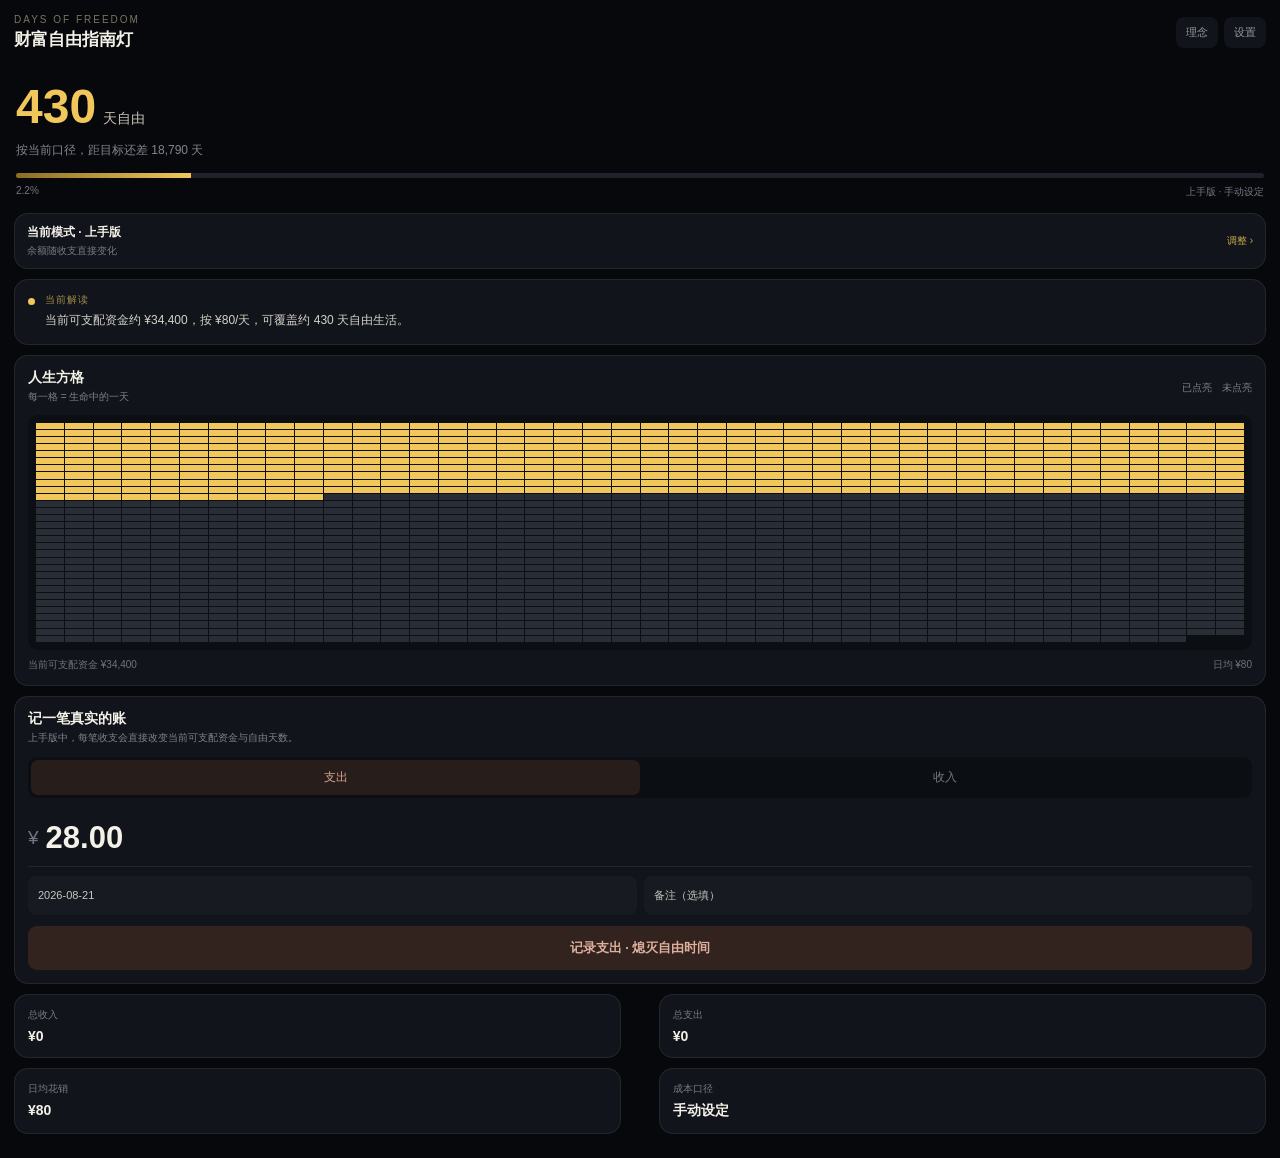
<file: variants/wechat/visual_test/v030_preview.html>
<!doctype html><html><head><meta charset="utf-8"><style>
*{box-sizing:border-box}body{margin:0;font-family:-apple-system,BlinkMacSystemFont,"PingFang SC",sans-serif}.screen{min-height:100vh;padding:14px;background:#07080c;color:#f4f1e8}.screen.paper{background:#eee7db;color:#29231d}.top{display:flex;justify-content:space-between;align-items:center}.eyebrow{font-size:10px;letter-spacing:2px;color:#7b745f}.title{font-size:17px;font-weight:700;margin-top:3px}.actions{display:flex;gap:6px}.pill{padding:8px 10px;border-radius:8px;background:#11141a;color:#999;font-size:11px}.hero{padding:28px 2px 14px}.big{font-size:48px;color:#f1c75b;font-weight:700}.unit{font-size:14px;color:#c9c3b7;margin-left:7px}.sub{font-size:12px;color:#82858f;margin-top:8px}.track{height:5px;border-radius:5px;background:#1e222a;margin-top:14px;overflow:hidden}.fill{height:100%;width:14%;background:linear-gradient(90deg,#8b6d24,#f1c75b)}.meta{display:flex;justify-content:space-between;font-size:10px;color:#747781;margin-top:7px}.card{background:#11141a;border:1px solid rgba(255,255,255,.08);border-radius:14px;padding:13px;margin-bottom:10px}.modestrip{display:flex;align-items:center;justify-content:space-between;padding:10px 12px}.modestrip .mt{font-size:12px;font-weight:600}.modestrip .md{font-size:10px;color:#777b85;margin-top:3px}.modestrip .ma{font-size:10px;color:#c8aa50}.insight{display:flex;gap:10px}.dotmark{width:7px;height:7px;border-radius:50%;background:#f1c75b;margin-top:5px}.label{font-size:10px;color:#a48b4d;letter-spacing:1px}.copy{font-size:12px;line-height:1.65;color:#d6d2c8;margin-top:4px}.sectiontitle{font-size:14px;font-weight:600}.sectionhead{display:flex;justify-content:space-between;align-items:center}.sub2{font-size:10px;color:#7f828c;margin-top:3px}.canvas{height:235px;background:#0b0e13;border-radius:10px;margin-top:11px;padding:8px;overflow:hidden;display:grid;grid-template-columns:repeat(42,1fr);gap:1px}.cell{background:#292d35;min-height:1px}.cell.lit{background:#f1c75b}.gridmeta{font-size:10px;color:#70737c;display:flex;justify-content:space-between;margin-top:8px}.seg{display:flex;background:#0b0e13;border-radius:9px;padding:3px;margin-top:12px}.seg>div{width:50%;padding:9px;text-align:center;font-size:12px;color:#777}.seg .active{background:#271d1a;color:#dca58f;border-radius:7px}.amount{display:flex;align-items:center;border-bottom:1px solid rgba(255,255,255,.08);margin-top:12px}.currency{font-size:19px;color:#737680}.amountval{font-size:31px;font-weight:600;padding:10px 7px}.formrow{display:flex;gap:7px;margin-top:9px}.ctl{height:39px;background:#171a21;border-radius:8px;padding:0 10px;display:flex;align-items:center;font-size:11px;color:#c8c7c1;flex:1}.submit{height:44px;border-radius:9px;background:#33231f;color:#ddb09e;margin-top:11px;display:flex;align-items:center;justify-content:center;font-size:13px;font-weight:700;text-align:center}.stats{display:flex;flex-wrap:wrap;justify-content:space-between}.stat{width:48.5%}.statlabel{font-size:10px;color:#797c86}.statval{font-size:14px;font-weight:600;margin-top:6px}.paper .pill,.paper .card{background:#faf6ee;border-color:#ddd2c2}.paper .modestrip .mt{color:#40372e}.paper .modestrip .md{color:#776d61}.paper .modestrip .ma{color:#97691f}.paper .title,.paper .sectiontitle,.paper .copy,.paper .statval{color:#332c24}.paper .big{color:#a8741f}.paper .unit,.paper .sub,.paper .meta,.paper .sub2,.paper .gridmeta,.paper .statlabel{color:#776d61}.paper .track{background:#d6cbbb}.paper .fill{background:linear-gradient(90deg,#c5a15d,#9b6618)}.paper .canvas{background:#e5ddcf}.paper .cell{background:#cfc4b4}.paper .cell.lit{background:#a8741f}.paper .seg{background:#e7ded0}.paper .seg .active{background:#ead5cc;color:#9c5f4d}.paper .amount{border-color:#d8cdbd}.paper .amountval{color:#2d2720}.paper .ctl{background:#eee6da;color:#51483e}.paper .submit{background:#9b6555;color:#fff8f4}
.onb{height:100vh;display:flex;flex-direction:column;padding:17px 16px 14px;background:#090b10;color:#f4f1e8;overflow:hidden}.onb.paper{background:#eee7db;color:#29231d}.brand{font-size:13px;margin-top:4px}.body{flex:1;min-height:0;overflow:auto;padding:17px 0}.no{font-size:11px;color:#b18e39;letter-spacing:1px}.gtitle{font-size:21px;font-weight:700;line-height:1.35;margin-top:12px}.modes{display:flex;gap:8px;margin-top:14px}.mode{width:50%;background:#13161d;border:1px solid transparent;border-radius:10px;padding:10px}.mode.active{background:#1d1a12;border-color:#c9a548}.modetitle{font-size:13px;font-weight:700}.modedesc{font-size:10px;color:#7f828c;line-height:1.5;margin-top:5px}.group{border-top:1px solid rgba(255,255,255,.07);margin-top:14px;padding-top:12px}.grouptitle{font-size:11px;color:#c1a85d}.field{margin-top:10px}.fieldlabel{font-size:10px;color:#848791;margin-bottom:5px}.input{height:42px;border-radius:9px;background:#161922;border:1px solid rgba(255,255,255,.08);display:flex;align-items:center;padding:0 11px;font-size:13px;color:#eee}.money{display:flex;align-items:center;gap:7px}.note{margin-top:10px;border-radius:8px;background:#1d1a12;padding:10px;font-size:10px;line-height:1.55;color:#a89b76}.twoseg{display:flex;background:#10131a;padding:3px;border-radius:8px}.twoseg span{width:50%;text-align:center;padding:8px;font-size:11px;color:#747883}.twoseg span.active{background:#2a2516;color:#e8c565;border-radius:6px}.switchrow{display:flex;justify-content:space-between;align-items:center;margin-top:12px}.switchcopy{font-size:11px}.switchdesc{font-size:9px;color:#777;margin-top:3px}.switch{width:34px;height:20px;border-radius:10px;background:#d2ad4f;position:relative}.switch:after{content:"";position:absolute;right:2px;top:2px;width:16px;height:16px;background:white;border-radius:50%}.foot{flex:none;background:#090b10;padding-top:8px}.dots{text-align:center;color:#c6a54c;font-size:13px;letter-spacing:4px}.buttons{display:flex;justify-content:space-between;margin-top:8px}.b{height:42px;border-radius:9px;padding:0 16px;display:flex;align-items:center;justify-content:center;font-size:12px}.back{width:95px;background:#151820;color:#999}.next{width:135px;background:#e6bd56;color:#14120d;font-weight:700}.onb.paper .brand,.onb.paper .gtitle,.onb.paper .modetitle{color:#302920}.onb.paper .mode,.onb.paper .input,.onb.paper .twoseg{background:#e5dccf;border-color:#d4c8b8;color:#443b32}.onb.paper .mode.active{background:#efe1bc;border-color:#ac7a28}.onb.paper .modedesc,.onb.paper .fieldlabel,.onb.paper .switchdesc{color:#74695e}.onb.paper .group{border-color:#d9cebf}.onb.paper .note{background:#e5dccf;color:#6d604f}.onb.paper .foot{background:#eee7db}.onb.paper .back{background:#ddd4c6;color:#62584c}.onb.paper .next{background:#a8741f;color:#fffaf0}
.settings{min-height:100vh;padding:14px;background:#07080c;color:#f4f1e8}.settings.paper{background:#eee7db;color:#29231d}.stitle{font-size:15px;font-weight:700}.sdesc{font-size:11px;color:#878a94;line-height:1.6;margin-top:6px}.modeopt{display:flex;gap:7px;margin-top:12px}.mo{width:50%;padding:10px;border-radius:9px;background:#171a21;border:1px solid transparent}.mo.active{background:#211d12;border-color:#b89542}.mo h4{font-size:12px;margin:0}.mo p{font-size:9px;color:#777;line-height:1.5;margin:5px 0 0}.themeopt{display:flex;align-items:center;gap:10px;background:#171a21;border-radius:9px;padding:8px;margin-top:8px}.preview{width:58px;height:40px;border-radius:7px;background:#090b10}.preview.paperprev{background:#e8e0d3;border:1px solid #cfc3b2}.save{height:44px;background:#e4bc56;color:#15130e;border-radius:9px;display:flex;align-items:center;justify-content:center;font-size:13px;font-weight:700}.settings.paper .card{background:#faf6ee;border-color:#ddd2c2}.settings.paper .stitle,.settings.paper .sectiontitle{color:#342d25}.settings.paper .sdesc{color:#776d61}.settings.paper .mo,.settings.paper .themeopt,.settings.paper .ctl{background:#eee6da}.settings.paper .mo.active{background:#efe1bc;border-color:#ad7b2a}.settings.paper .save{background:#a8741f;color:#fffaf0}
</style></head><body><div id="app"></div><script>
const mode=new URLSearchParams(location.search).get('mode')||'home';
const cells=()=>Array.from({length:1300},(_,i)=>`<i class="cell ${i<430?'lit':''}"></i>`).join('');
function home(paper=false){return `<div class="screen ${paper?'paper':''}"><div class="top"><div><div class="eyebrow">DAYS OF FREEDOM</div><div class="title">财富自由指南灯</div></div><div class="actions"><div class="pill">理念</div><div class="pill">设置</div></div></div><div class="hero"><div><span class="big">430</span><span class="unit">天自由</span></div><div class="sub">按当前口径，距目标还差 18,790 天</div><div class="track"><div class="fill"></div></div><div class="meta"><span>2.2%</span><span>上手版 · 手动设定</span></div></div><div class="card modestrip"><div><div class="mt">当前模式 · 上手版</div><div class="md">余额随收支直接变化</div></div><div class="ma">调整 ›</div></div><div class="card insight"><div class="dotmark"></div><div><div class="label">当前解读</div><div class="copy">当前可支配资金约 ¥34,400，按 ¥80/天，可覆盖约 430 天自由生活。</div></div></div><div class="card"><div class="sectionhead"><div><div class="sectiontitle">人生方格</div><div class="sub2">每一格 = 生命中的一天</div></div><div class="sub2">已点亮　未点亮</div></div><div class="canvas">${cells()}</div><div class="gridmeta"><span>当前可支配资金 ¥34,400</span><span>日均 ¥80</span></div></div><div class="card"><div class="sectiontitle">记一笔真实的账</div><div class="sub2">上手版中，每笔收支会直接改变当前可支配资金与自由天数。</div><div class="seg"><div class="active">支出</div><div>收入</div></div><div class="amount"><div class="currency">¥</div><div class="amountval">28.00</div></div><div class="formrow"><div class="ctl">2026-08-21</div><div class="ctl">备注（选填）</div></div><div class="submit">记录支出 · 熄灭自由时间</div></div><div class="stats"><div class="card stat"><div class="statlabel">总收入</div><div class="statval">¥0</div></div><div class="card stat"><div class="statlabel">总支出</div><div class="statval">¥0</div></div><div class="card stat"><div class="statlabel">日均花销</div><div class="statval">¥80</div></div><div class="card stat"><div class="statlabel">成本口径</div><div class="statval">手动设定</div></div></div></div>`}
function onboarding(advanced=false,paper=false){return `<div class="onb ${paper?'paper':''}"><div><div class="eyebrow">DAYS OF FREEDOM</div><div class="brand">财富自由指南灯</div></div><div class="body"><div class="no">04 · 选择你的起步方式</div><div class="gtitle">简单上手，或完全自己掌舵。</div><div class="modes"><div class="mode ${!advanced?'active':''}"><div class="modetitle">上手版</div><div class="modedesc">直接告诉我们“一天多少钱”和“现在有多少钱”，打开首页就能看到自由方格。</div></div><div class="mode ${advanced?'active':''}"><div class="modetitle">高级自主版</div><div class="modedesc">自己决定成本来源、资产口径和方格范围。</div></div></div><div class="group"><div class="grouptitle">人生坐标</div><div class="field"><div class="fieldlabel">出生日期</div><div class="input">2000-01-01</div></div><div class="field"><div class="fieldlabel">目标年龄</div><div class="input">80 岁</div></div></div>${advanced?`<div class="group"><div class="grouptitle">高级计算口径</div><div class="field"><div class="fieldlabel">每日生活成本来源</div><div class="twoseg"><span class="active">手动设定</span><span>账本自动</span></div></div><div class="field"><div class="fieldlabel">手动日均生活成本</div><div class="input money">¥　80</div></div><div class="switchrow"><div class="switchcopy">纳入已有可支配资产<div class="switchdesc">把现在已经积累的可支配资金也换算成自由天数。</div></div><div class="switch"></div></div><div class="field"><div class="fieldlabel">当前可支配资产</div><div class="input money">¥　30000</div></div><div class="switchrow"><div class="switchcopy">显示已经走过的人生<div class="switchdesc">出生至今天的日子也进入人生方格。</div></div><div class="switch"></div></div></div>`:`<div class="group"><div class="grouptitle">立即点亮所需的两个数字</div><div class="field"><div class="fieldlabel">你估计一天真实生活需要多少钱</div><div class="input money">¥　80</div></div><div class="field"><div class="fieldlabel">当前真正可自由支配的存量资金</div><div class="input money">¥　30000</div></div><div class="note">保存后立即按“可支配资金 ÷ 每日生活成本”点亮方格。以后每笔收入与支出都会继续改变它。</div></div>`}<div class="sub2" style="margin-top:12px">目标年龄只是可视化坐标；本工具是数学观察模型，不提供投资、收益或寿命预测。</div></div><div class="foot"><div class="dots">···—</div><div class="buttons"><div class="b back">上一步</div><div class="b next">建立我的指南灯</div></div></div></div>`}
function settings(paper=false,advanced=false){const modeCard=`<div class="card"><div class="sectiontitle">使用模式</div><div class="modeopt"><div class="mo ${!advanced?'active':''}"><h4>上手版</h4><p>余额口径：收支直接改变当前资金与方格。</p></div><div class="mo ${advanced?'active':''}"><h4>高级自主版</h4><p>原始账本模型：开放成本、统计天数、起始资产与方格范围。</p></div></div></div>`;const coords=`<div class="card"><div class="sectiontitle">人生坐标</div><div class="field"><div class="fieldlabel">出生日期</div><div class="ctl">2000-01-01</div></div><div class="field"><div class="fieldlabel">目标年龄</div><div class="ctl">80 岁</div></div></div>`;const quick=`<div class="card"><div class="sectiontitle">上手版口径</div><div class="sdesc">给出日均成本和当前资金即可立即点亮；之后收支直接改变余额。</div><div class="field"><div class="fieldlabel">日均生活成本</div><div class="ctl">¥ 80</div></div><div class="field"><div class="fieldlabel">起点资金（当前余额的计算基准）</div><div class="ctl">¥ 30000</div></div><div class="note" style="background:#161922;color:#858995">按现有账本计算的当前可支配资金：¥34,400</div><div class="note" style="background:#161922;color:#858995">当前资金 = 起点资金 + 后续收入 − 后续支出；自由天数 = 当前资金 ÷ 日均成本。</div></div>`;const adv=`<div class="card"><div class="sectiontitle">生活成本口径</div><div class="field"><div class="fieldlabel">成本来源</div><div class="twoseg"><span>手动设定</span><span class="active">账本自动</span></div></div><div class="note" style="background:#161922;color:#858995">自动口径：累计有效支出 ÷ 统计天数。默认从首笔有效记录算到今天。</div><div class="field"><div class="fieldlabel">统计天数覆盖（0 = 自动）</div><div class="ctl">30 天</div></div></div><div class="card"><div class="sectiontitle">资产与方格</div><div class="switchrow"><div class="switchcopy">纳入已有可支配资产<div class="switchdesc">把起步时已经积累的可支配资金也折算为自由天数。</div></div><div class="switch"></div></div><div class="field"><div class="fieldlabel">起步基准可支配资产</div><div class="ctl">¥ 30000</div></div><div class="switchrow"><div class="switchcopy">显示已经走过的人生<div class="switchdesc">出生至今天的日子也会画进人生方格。</div></div><div class="switch"></div></div></div>`;const themes=`<div class="card"><div class="sectiontitle">主题装扮</div><div class="themeopt"><div class="preview"></div><div><b>深夜金</b><div class="sdesc">克制、沉静。</div></div></div><div class="themeopt"><div class="preview paperprev"></div><div><b>纸上自由</b><div class="sdesc">暖纸、墨色与旧金。</div></div></div></div>`;return `<div class="settings ${paper?'paper':''}"><div class="card"><div class="stitle">模型的控制权属于你。</div><div class="sdesc">上手版追求立即可用；高级自主版让你决定生活成本、资产和方格口径。</div></div>${modeCard}${coords}${advanced?adv:quick}${themes}<div class="save">保存并重新计算</div></div>`}
let html=''; if(mode==='home')html=home(false);if(mode==='home-paper')html=home(true);if(mode==='onb-quick')html=onboarding(false,false);if(mode==='onb-advanced')html=onboarding(true,false);if(mode==='onb-quick-paper')html=onboarding(false,true);if(mode==='settings')html=settings(false,false);if(mode==='settings-advanced')html=settings(false,true);if(mode==='settings-paper')html=settings(true,false);document.getElementById('app').innerHTML=html;
</script></body></html>
</file>
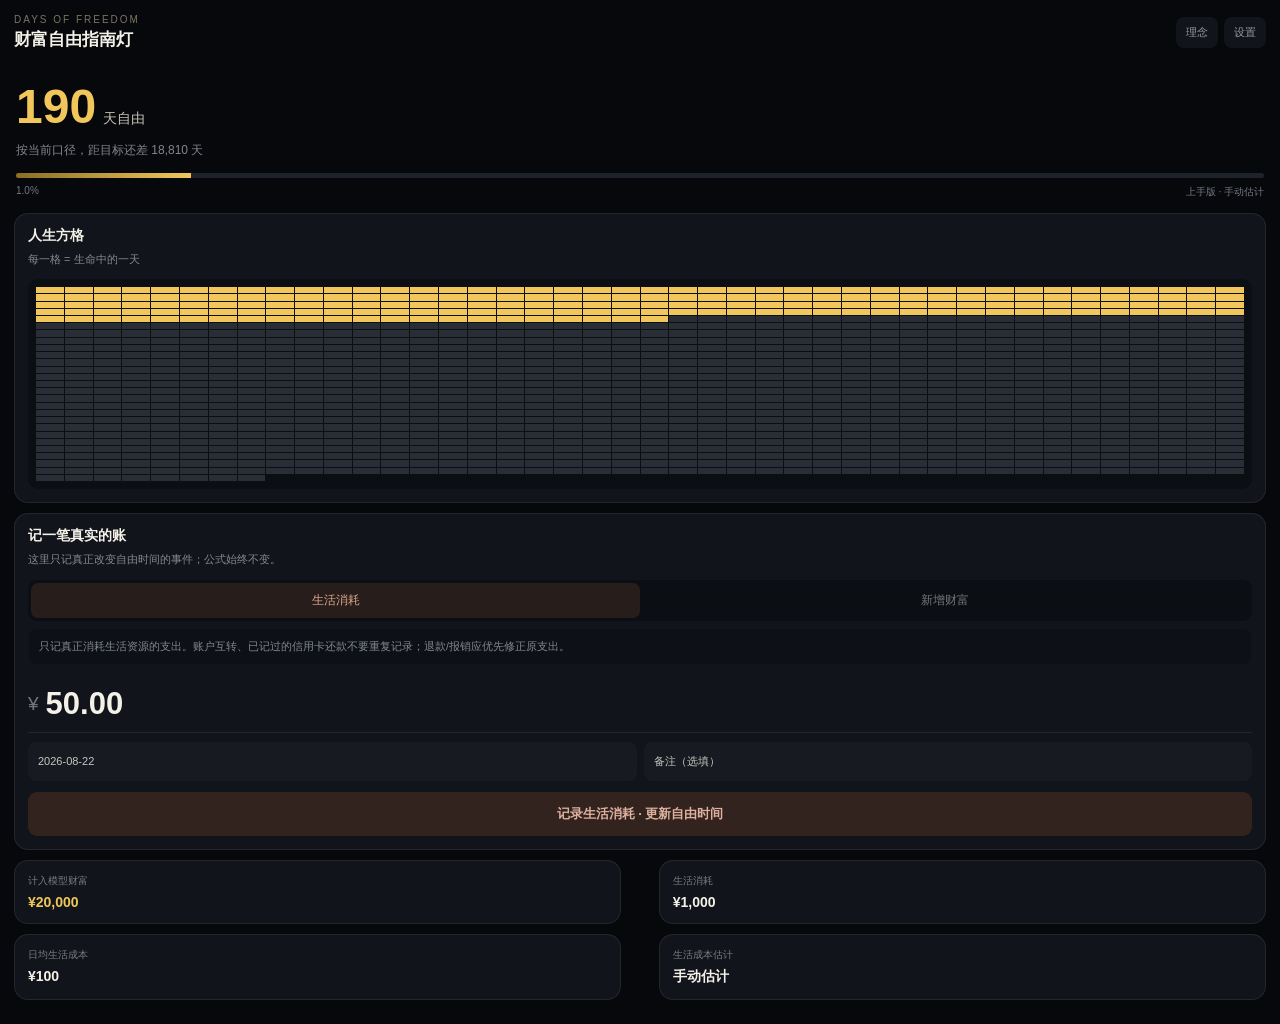
<file: variants/wechat/visual_test/v050_core_preview.html>
<!doctype html><meta charset="utf-8"><style>
*{box-sizing:border-box}body{margin:0;font-family:-apple-system,BlinkMacSystemFont,"PingFang SC",sans-serif;background:#07080c;color:#f4f1e8}.screen{min-height:100vh;padding:14px}.top{display:flex;justify-content:space-between;align-items:center}.eyebrow{font-size:10px;letter-spacing:2px;color:#7b745f}.brand{font-size:17px;font-weight:700;margin-top:3px}.actions{display:flex;gap:6px}.pill{padding:8px 10px;border-radius:8px;background:#11141a;color:#999;font-size:11px}.hero{padding:28px 2px 14px}.big{font-size:48px;color:#f1c75b;font-weight:700}.unit{font-size:14px;color:#c9c3b7;margin-left:7px}.sub{font-size:12px;color:#82858f;margin-top:8px}.track{height:5px;border-radius:5px;background:#1e222a;margin-top:14px;overflow:hidden}.fill{height:100%;width:14%;background:linear-gradient(90deg,#8b6d24,#f1c75b)}.meta{display:flex;justify-content:space-between;font-size:10px;color:#747781;margin-top:7px}.card{background:#11141a;border:1px solid rgba(255,255,255,.08);border-radius:14px;padding:13px;margin-bottom:10px}.title{font-size:14px;font-weight:600}.copy{font-size:11px;line-height:1.65;color:#858995;margin-top:5px}.canvas{height:210px;background:#0b0e13;border-radius:10px;margin-top:11px;padding:8px;display:grid;grid-template-columns:repeat(42,1fr);gap:1px}.cell{background:#292d35}.cell.lit{background:#f1c75b}.seg{display:flex;background:#0b0e13;border-radius:9px;padding:3px;margin-top:12px}.seg>div{width:50%;padding:9px;text-align:center;font-size:12px;color:#777}.seg .active{background:#271d1a;color:#dca58f;border-radius:7px}.scope{margin:8px 1px 2px;padding:9px 10px;border-radius:8px;background:#0d1016;color:#838791;font-size:10.5px;line-height:1.58}.amount{display:flex;align-items:center;border-bottom:1px solid rgba(255,255,255,.08);margin-top:12px}.currency{font-size:19px;color:#737680}.amountval{font-size:31px;font-weight:600;padding:10px 7px}.formrow{display:flex;gap:7px;margin-top:9px}.ctl{height:39px;background:#171a21;border-radius:8px;padding:0 10px;display:flex;align-items:center;font-size:11px;color:#c8c7c1;flex:1}.submit{height:44px;border-radius:9px;background:#33231f;color:#ddb09e;margin-top:11px;display:flex;align-items:center;justify-content:center;font-size:13px;font-weight:700;text-align:center}.stats{display:flex;flex-wrap:wrap;justify-content:space-between}.stat{width:48.5%}.label{font-size:10px;color:#797c86}.value{font-size:14px;font-weight:600;margin-top:6px}.guide .manifesto{padding:18px}.g-eyebrow{font-size:10px;letter-spacing:2px;color:#9b813e}.g-title{font-size:25px;font-weight:700;line-height:1.45;margin-top:10px}.gold{color:#f1c75b}.g-copy{font-size:12px;line-height:1.75;color:#9698a0;margin-top:12px}.formula{margin-top:8px;padding:10px;border-radius:8px;background:#181a21;color:#bbb9b1;font-size:11px}.boundary{padding:11px 0;border-bottom:1px solid rgba(255,255,255,.07)}.boundary b{font-size:12px;color:#ddc370}.boundary div{font-size:11px;line-height:1.65;color:#858893;margin-top:4px}.free{position:relative;min-height:100vh;display:flex;align-items:center;justify-content:center;overflow:hidden;background:radial-gradient(circle,#332511 0,#0a0b0f 43%,#06070a 100%);text-align:center;padding:25px}.ring{position:absolute;border:1px solid rgba(241,199,91,.35);border-radius:50%}.r1{width:160px;height:160px}.r2{width:240px;height:240px;opacity:.7}.r3{width:330px;height:330px;opacity:.45}.free .inside{z-index:2}.free .topline{font-size:10px;letter-spacing:2px;color:#b99842}.free .word{font-size:78px;font-weight:800;color:#f5ce68;letter-spacing:4px;margin-top:16px}.free .zh{font-size:18px;letter-spacing:11px;margin-top:4px}.free .desc{font-size:11px;color:#a59b84;line-height:1.7;margin:22px auto 0;max-width:300px}
</style><div id="app"></div><script>
const q=new URLSearchParams(location.search).get('m')||'home';
function cells(){return Array.from({length:1100},(_,i)=>`<i class="cell ${i<190?'lit':''}"></i>`).join('')}
function home(){return `<div class="screen"><div class="top"><div><div class="eyebrow">DAYS OF FREEDOM</div><div class="brand">财富自由指南灯</div></div><div class="actions"><div class="pill">理念</div><div class="pill">设置</div></div></div><div class="hero"><div><span class="big">190</span><span class="unit">天自由</span></div><div class="sub">按当前口径，距目标还差 18,810 天</div><div class="track"><div class="fill"></div></div><div class="meta"><span>1.0%</span><span>上手版 · 手动估计</span></div></div><div class="card"><div class="title">人生方格</div><div class="copy">每一格 = 生命中的一天</div><div class="canvas">${cells()}</div></div><div class="card"><div class="title">记一笔真实的账</div><div class="copy">这里只记真正改变自由时间的事件；公式始终不变。</div><div class="seg"><div class="active">生活消耗</div><div>新增财富</div></div><div class="scope">只记真正消耗生活资源的支出。账户互转、已记过的信用卡还款不要重复记录；退款/报销应优先修正原支出。</div><div class="amount"><div class="currency">¥</div><div class="amountval">50.00</div></div><div class="formrow"><div class="ctl">2026-08-22</div><div class="ctl">备注（选填）</div></div><div class="submit">记录生活消耗 · 更新自由时间</div></div><div class="stats"><div class="card stat"><div class="label">计入模型财富</div><div class="value gold">¥20,000</div></div><div class="card stat"><div class="label">生活消耗</div><div class="value">¥1,000</div></div><div class="card stat"><div class="label">日均生活成本</div><div class="value">¥100</div></div><div class="card stat"><div class="label">生活成本估计</div><div class="value">手动估计</div></div></div></div>`}
function guide(){return `<div class="screen guide"><div class="card manifesto"><div class="g-eyebrow">THE CORE IDEA</div><div class="g-title">钱只是数字。<br>真正要买回来的，<br><span class="gold">是属于自己的时间。</span></div><div class="g-copy">财富自由指南灯不想再问“账户里有多少钱”，而是把财富翻译成更接近人生的问题：按照你的生活成本估计，这些自由财富究竟能支撑多少天不被下一份工资逼着做选择？</div></div><div class="card"><div class="title">这里只记录“自由事件”</div><div class="boundary"><b>真正新增自由财富</b><div>工资、真实赚到的钱、真正增加你可支配资源的收入，应该进入模型。</div></div><div class="boundary"><b>真正的生活消耗</b><div>房租、吃饭、娱乐、交通等真实消耗生活资源的支出，应该进入模型。</div></div><div class="boundary"><b>不改变自由本质的现金流，不要记</b><div>自己的账户互转、已经记过消费后的信用卡还款、借款本金，都不应该伪装成新增财富或新的生活消耗。退款和报销应优先修正原支出。</div></div></div><div class="card"><div class="title">熄灭不是惩罚，它在显示一次交换</div><div class="boundary"><b>生活消耗会降低未来自由</b><div>方格熄灭是在呈现机会成本，不是在评价消费“对不对”。</div></div><div class="boundary"><b>你是在拿未来自由交换今天的价值</b><div>一顿喜欢的饭、一次旅行、给家人的礼物都可能值得。指南灯只把“拿什么换了什么”照出来，值不值由你决定。</div></div></div><div class="card"><div class="title">FREE 到底意味着什么</div><div class="boundary"><b>当前人生区间已被覆盖</b><div>按照你现在的生活成本估计、人生坐标与自由资源，现有资源已经覆盖剩余人生方格。</div></div><div class="boundary"><b>它不是永久退休证明</b><div>这里没有假设投资收益率、安全提取率、通胀或未来收入。</div></div></div></div>`}
function free(){return `<div class="free"><div class="ring r1"></div><div class="ring r2"></div><div class="ring r3"></div><div class="inside"><div class="topline">CURRENT HORIZON FULLY COVERED</div><div class="word">FREE</div><div class="zh">财 富 自 由</div><div class="desc">按当前生活成本与人生坐标，现有自由资源已覆盖剩余人生</div></div></div>`}
document.querySelector('#app').innerHTML=q==='guide'?guide():q==='free'?free():home();
</script>
</file>
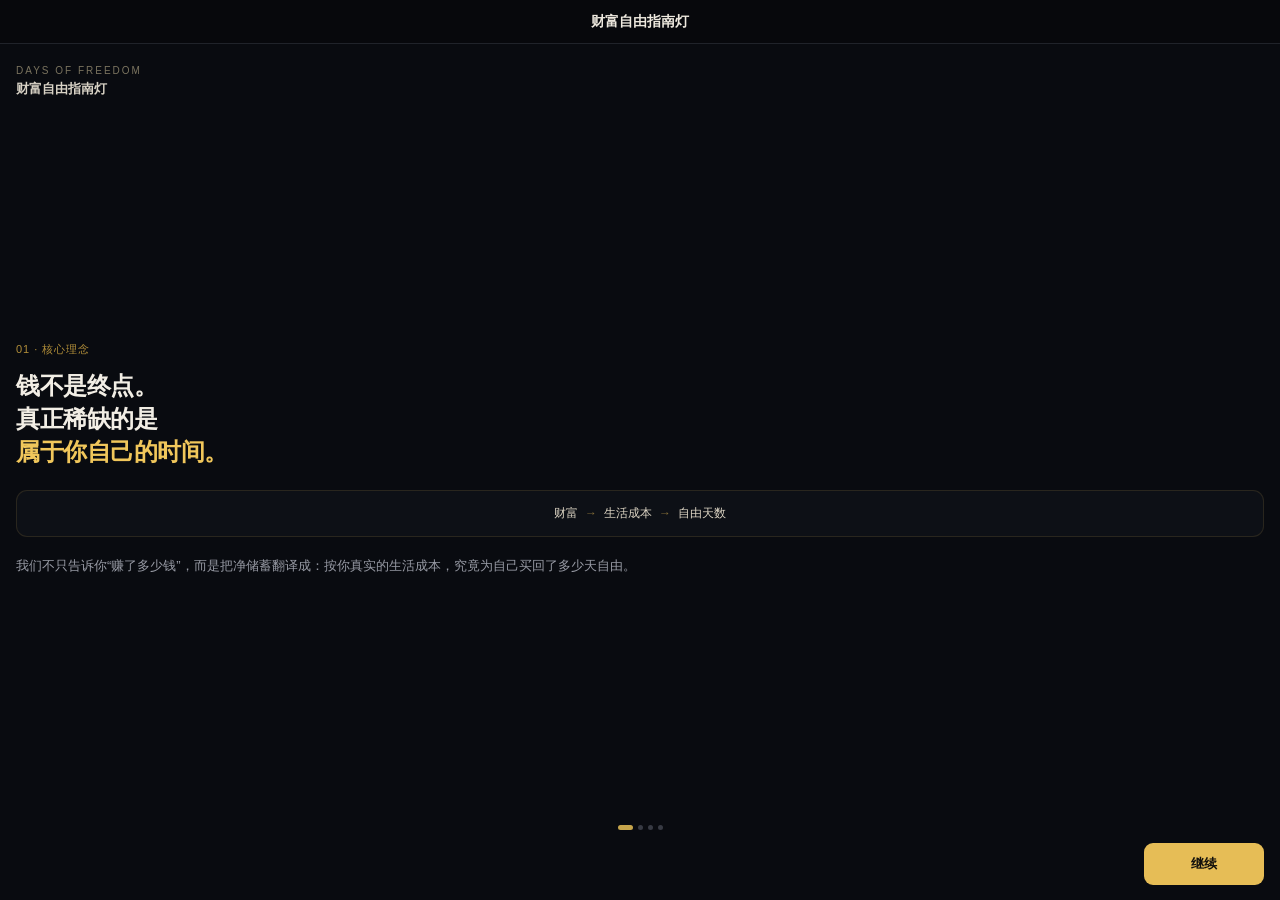
<file: variants/wechat/visual_test/archive_v020/preview.html>
<!doctype html><html lang="zh-CN"><head><meta charset="utf-8"><meta name="viewport" content="width=device-width,initial-scale=1"><style>
*{box-sizing:border-box}html,body{margin:0;background:#07080c;color:#f4f1e8;font-family:-apple-system,BlinkMacSystemFont,"PingFang SC","Microsoft YaHei",sans-serif}.phone{min-height:100vh;background:#07080c}.nav{height:44px;display:flex;align-items:center;justify-content:center;border-bottom:1px solid #20232a;color:#eee9df;font-size:14px;font-weight:600}.onboarding{min-height:calc(100vh - 44px);padding:17px 16px 15px;display:flex;flex-direction:column;background:#090b10}.head{padding-top:4px}.eyebrow{color:#7b745f;font-size:10px;letter-spacing:2px}.brand{margin-top:4px;color:#d8d2c5;font-size:13px;font-weight:600}.body{flex:1;display:flex;align-items:center;padding:20px 0}.panel{width:100%}.no{color:#b18e39;font-size:11px;letter-spacing:1px}.title{margin-top:12px;color:#f2eee5;font-size:24px;line-height:1.38;font-weight:700;letter-spacing:-.5px}.title .gold{color:#f1c75b}.formula{margin-top:21px;padding:14px 6px;display:flex;align-items:center;justify-content:center;background:#0d1016;border:1px solid rgba(241,199,91,.12);border-radius:11px;color:#ddd5c4;font-size:12px}.arrow{margin:0 7px;color:#806a36}.copy{margin-top:17px;color:#979aa4;font-size:13px;line-height:1.78}.foot{flex:none}.dots{height:12px;display:flex;align-items:center;justify-content:center}.dot{width:5px;height:5px;margin:0 2.5px;background:#373a43;border-radius:5px}.dot.active{width:15px;background:#c6a54c}.actions{margin-top:10px;display:flex;align-items:center;justify-content:space-between}.spacer{width:95px}.btn{border:0;border-radius:9px;height:42px;font-size:13px}.primary{width:120px;background:#e6bd56;color:#14120d;font-weight:700}.secondary{width:95px;background:#151820;color:#999ca5}.field{margin-top:13px}.label{margin-bottom:5px;color:#848791;font-size:11px}.control{height:41px;padding:0 11px;display:flex;align-items:center;background:#161922;border:1px solid rgba(255,255,255,.08);border-radius:9px;color:#eee9df;font-size:14px}.inline{display:flex;align-items:center}.inline .control{flex:1}.inline span{margin-left:8px;color:#858892;font-size:12px}.first{margin-top:13px;padding:10px;background:#1d1a12;border-radius:9px;color:#a89b76;font-size:11px;line-height:1.6}.first b{display:block;margin-bottom:3px;color:#d4b762;font-size:11px}.note{margin-top:9px;color:#676b75;font-size:10px;line-height:1.55}
.home{padding:13px 14px 40px}.topbar{display:flex;align-items:center;justify-content:space-between}.top-title{margin-top:3px;color:#e9e4da;font-size:16px;font-weight:700}.top-actions{display:flex}.chip{margin-left:5px;padding:6px 8px;background:#11141a;border-radius:8px;color:#9d9fa7;font-size:11px}.hero{padding:26px 2px 14px}.metric{display:flex;align-items:baseline}.num{color:#f1c75b;font-size:49px;font-weight:700;line-height:1}.unit{margin-left:7px;color:#c9c3b7;font-size:14px}.sub{margin-top:7px;color:#82858f;font-size:12px}.track{height:5px;margin-top:14px;background:#1e222a;border-radius:6px;overflow:hidden}.fill{height:100%;width:34.2%;background:linear-gradient(90deg,#8b6d24,#f1c75b)}.meta{margin-top:7px;display:flex;justify-content:space-between;color:#747781;font-size:10px}.card{margin-bottom:10px;background:#11141a;border:1px solid rgba(255,255,255,.08);border-radius:14px}.insight{padding:11px 12px;display:flex}.mark{width:7px;height:7px;margin:5px 9px 0 0;background:#f1c75b;border-radius:50%;box-shadow:0 0 9px rgba(241,199,91,.42)}.ins-label{color:#a48b4d;font-size:10px;letter-spacing:1px}.ins-text{margin-top:4px;color:#d6d2c8;font-size:12px;line-height:1.6}.grid-card{padding:13px}.section-head{display:flex;align-items:center;justify-content:space-between}.section-title{font-size:14px;font-weight:600}.section-sub{margin-top:3px;color:#7f828c;font-size:10px}.legend{display:flex;color:#7d8089;font-size:9px}.legend span{margin-left:7px}.canvas-shell{height:235px;margin-top:11px;background:#0b0e13;border-radius:10px;overflow:hidden}.canvas-shell canvas{width:100%;height:100%}.grid-meta{margin-top:8px;display:flex;justify-content:space-between;color:#70737c;font-size:10px}.record{padding:13px}.record-sub{margin-top:3px;margin-bottom:11px;color:#7f828c;font-size:10px}.seg{padding:3px;display:flex;background:#0b0e13;border-radius:9px}.seg div{width:50%;padding:8px 0;text-align:center;color:#777a84;border-radius:7px;font-size:12px}.seg .active{background:#271d1a;color:#dca58f}.amount{margin-top:13px;display:flex;align-items:center;border-bottom:1px solid rgba(255,255,255,.08)}.currency{color:#737680;font-size:18px}.amount-val{height:47px;margin-left:6px;display:flex;align-items:center;color:#f2eee5;font-size:31px;font-weight:600}.formrow{margin-top:9px;display:flex}.ctl{height:38px;padding:0 9px;display:flex;align-items:center;background:#171a21;border-radius:8px;color:#c8c7c1;font-size:11px}.ctl:first-child{width:42%}.ctl:last-child{width:56%;margin-left:2%;color:#777a84}.submit{height:43px;margin-top:11px;display:flex;align-items:center;justify-content:center;background:#33231f;color:#ddb09e;border-radius:9px;font-size:13px;font-weight:700}

.principle{display:flex;padding:13px 0;border-bottom:1px solid rgba(255,255,255,.07)}.principle.pfirst{margin-top:14px}.pno{width:29px;flex:none;color:#5f5130;font-size:11px}.ptitle{color:#e8e3d8;font-size:14px;font-weight:600}.pdesc{margin-top:3px;color:#80838d;font-size:11px}.feedback{margin-top:12px;padding:12px;border-radius:10px;color:#a6a8ae;font-size:11px;line-height:1.55}.feedback.up{margin-top:17px;background:#211d12;border:1px solid rgba(241,199,91,.12)}.feedback.down{background:#211817;border:1px solid rgba(207,137,111,.12)}.fbig{margin-bottom:4px;color:#f1c75b;font-size:16px;font-weight:700}.feedback.down .fbig{color:#d89d87}.quote2{margin-top:14px;color:#8c805e;font-size:11px;line-height:1.65;text-align:center}
</style></head><body><div class="phone"><div class="nav">财富自由指南灯</div><div id="app"></div></div><script>
const p=new URLSearchParams(location.search), mode=p.get('mode')||'onboarding1';
const app=document.getElementById('app');
function foot(active,back){return `<div class="foot"><div class="dots">${[0,1,2,3].map(i=>`<i class="dot ${i===active?'active':''}"></i>`).join('')}</div><div class="actions">${back?'<button class="btn secondary">上一步</button>':'<div class="spacer"></div>'}<button class="btn primary">${active===3?'开始记录':'继续'}</button></div></div>`}
if(mode==='onboarding1')app.innerHTML=`<div class="onboarding"><div class="head"><div class="eyebrow">DAYS OF FREEDOM</div><div class="brand">财富自由指南灯</div></div><div class="body"><div class="panel"><div class="no">01 · 核心理念</div><div class="title">钱不是终点。<br>真正稀缺的是<br><span class="gold">属于你自己的时间。</span></div><div class="formula"><div>财富</div><div class="arrow">→</div><div>生活成本</div><div class="arrow">→</div><div>自由天数</div></div><div class="copy">我们不只告诉你“赚了多少钱”，而是把净储蓄翻译成：按你真实的生活成本，究竟为自己买回了多少天自由。</div></div></div>${foot(0,false)}</div>`;
if(mode==='onboarding2')app.innerHTML=`<div class="onboarding"><div class="head"><div class="eyebrow">DAYS OF FREEDOM</div><div class="brand">财富自由指南灯</div></div><div class="body"><div class="panel"><div class="no">02 · 正确心态</div><div class="title">先记录现实，<br>再改变现实。</div><div class="principle pfirst"><div class="pno">01</div><div><div class="ptitle">真实比进度重要</div><div class="pdesc">漏记支出只会让方格骗你。</div></div></div><div class="principle"><div class="pno">02</div><div><div class="ptitle">支出不是惩罚</div><div class="pdesc">它只是让真实生活成本显形。</div></div></div><div class="principle"><div class="pno">03</div><div><div class="ptitle">先看趋势，不审判一天</div><div class="pdesc">前 7 天先积累样本，不追求漂亮数字。</div></div></div></div></div>${foot(1,true)}</div>`;
if(mode==='onboarding3')app.innerHTML=`<div class="onboarding"><div class="head"><div class="eyebrow">DAYS OF FREEDOM</div><div class="brand">财富自由指南灯</div></div><div class="body"><div class="panel"><div class="no">03 · 每笔都有反馈</div><div class="title">每一笔钱，<br>都要告诉你它换走了什么。</div><div class="feedback up"><div class="fbig">+18 天自由</div><div>净储蓄增加，点亮新的人生方格</div></div><div class="feedback down"><div class="fbig">−3 天自由</div><div>生活成本变化，模型重新计算现实</div></div><div class="quote2">数据是真相，动画是仪式。仪式服从真相。</div></div></div>${foot(2,true)}</div>`;
if(mode==='onboarding4')app.innerHTML=`<div class="onboarding"><div class="head"><div class="eyebrow">DAYS OF FREEDOM</div><div class="brand">财富自由指南灯</div></div><div class="body"><div class="panel"><div class="no">04 · 建立人生坐标</div><div class="title">最后，只需要两个参数。</div><div class="field"><div class="label">出生日期</div><div class="control">2000-01-01</div></div><div class="field"><div class="label">目标年龄</div><div class="inline"><div class="control">80</div><span>岁</span></div></div><div class="first"><b>开始后的第一件事</b>先记一笔真实支出。没有生活成本，就没有“多少钱能买一天自由”的尺度。</div><div class="note">目标年龄只是可视化坐标；本工具是历史数据换算模型，不提供投资、收益或寿命预测。</div></div></div>${foot(3,true)}</div>`;
if(mode==='home')app.innerHTML=`<div class="home"><div class="topbar"><div><div class="eyebrow">DAYS OF FREEDOM</div><div class="top-title">财富自由指南灯</div></div><div class="top-actions"><div class="chip">理念</div><div class="chip">设置</div></div></div><div class="hero"><div class="metric"><div class="num">3,824</div><div class="unit">天自由</div></div><div class="sub">按当前口径，距目标还差 7,356 天</div><div class="track"><div class="fill"></div></div><div class="meta"><span>34.2%</span><span>持续记录比单日波动更重要</span></div></div><div class="card insight"><div class="mark"></div><div><div class="ins-label">当前解读</div><div class="ins-text">按当前约 ¥86/天的生活成本，你已经买到 3824 天自由。</div></div></div><div class="card grid-card"><div class="section-head"><div><div class="section-title">人生方格</div><div class="section-sub">每一格 = 生命中的一天</div></div><div class="legend"><span>■ 已点亮</span><span>■ 未点亮</span></div></div><div class="canvas-shell"><canvas id="c"></canvas></div><div class="grid-meta"><span>净储蓄 ¥328,864</span><span>日均 ¥86</span></div></div><div class="card record"><div class="section-title">记一笔真实的账</div><div class="record-sub">不要为了让方格好看而修改现实。</div><div class="seg"><div class="active">支出</div><div>收入</div></div><div class="amount"><span class="currency">¥</span><div class="amount-val">28.00</div></div><div class="formrow"><div class="ctl">2026-08-21</div><div class="ctl">备注（选填）</div></div><div class="submit">记录支出 · 更新现实</div></div></div>`;
if(mode==='home'){const c=document.getElementById('c');const r=c.getBoundingClientRect(),d=devicePixelRatio;c.width=r.width*d;c.height=r.height*d;const x=c.getContext('2d');x.scale(d,d);x.fillStyle='#0b0e13';x.fillRect(0,0,r.width,r.height);const N=11180,lit=3824,cell=1.5,gap=.45,cols=Math.floor((r.width+gap)/(cell+gap)),rows=Math.ceil(N/cols),gh=rows*cell+(rows-1)*gap,oy=(r.height-gh)/2;for(let i=0;i<N;i++){const col=i%cols,row=Math.floor(i/cols);x.fillStyle=i<lit?'#f1c75b':'#292d35';x.fillRect(col*(cell+gap),oy+row*(cell+gap),cell,cell)}}
</script></body></html>
</file>
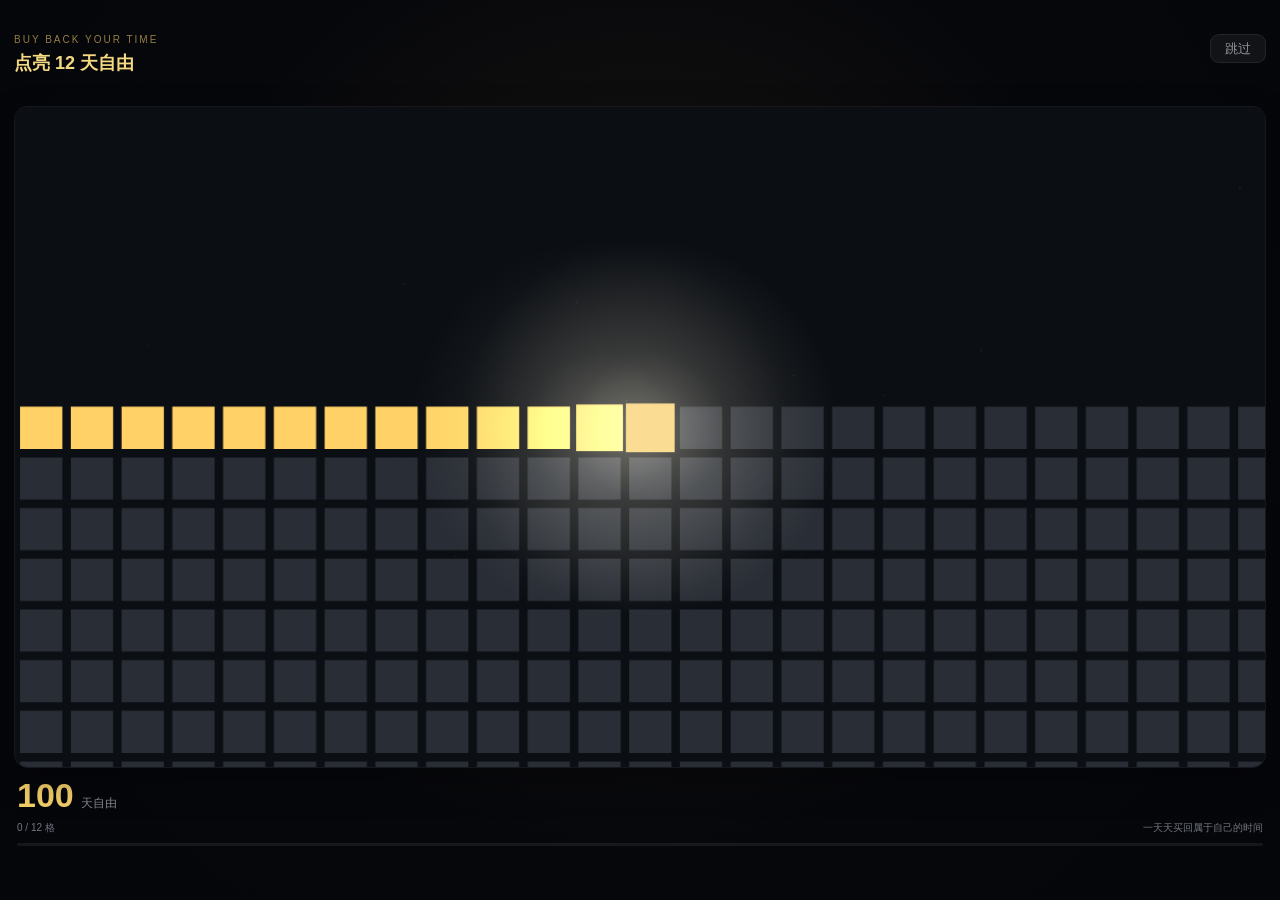
<file: variants/wechat/visual_test/ritual_core/preview.html>
<!doctype html>
<html lang="zh-CN">
<head>
<meta charset="utf-8"><meta name="viewport" content="width=device-width,initial-scale=1,viewport-fit=cover">
<title>Ritual Core Preview</title>
<style>
*{box-sizing:border-box}html,body{margin:0;width:100%;height:100%;font-family:-apple-system,BlinkMacSystemFont,"PingFang SC",sans-serif;background:#06070b;color:#f4efe5;overflow:hidden}
.overlay{height:100vh;padding:34px 14px 20px;display:flex;flex-direction:column;background:radial-gradient(circle at 50% 42%,rgba(255,209,102,.08),rgba(6,7,11,.96) 58%,#05060a 100%)}
.overlay.out{background:radial-gradient(circle at 50% 42%,rgba(151,91,70,.075),rgba(6,7,11,.97) 60%,#05060a 100%)}
.head{height:72px;display:flex;justify-content:space-between}.eyebrow{color:#957d43;font-size:10px;letter-spacing:2px}.title{margin-top:6px;font-size:18px;font-weight:650;color:#f5d981}.out .title{color:#d9b3a4}.skip{height:29px;padding:0 14px;border-radius:9px;border:1px solid rgba(255,255,255,.07);background:rgba(255,255,255,.055);color:#8f929b}
.stage{position:relative;min-height:0;flex:1;border-radius:14px;overflow:hidden;background:#090b10;border:1px solid rgba(255,255,255,.055);box-shadow:inset 0 0 40px rgba(0,0,0,.34),0 14px 35px rgba(0,0,0,.28)}canvas{width:100%;height:100%;display:block}.foot{height:112px;padding:10px 3px 0}.count{display:flex;align-items:baseline;gap:7px}.num{font-size:34px;line-height:1;font-weight:700;color:#f3ce68}.out .num{color:#d7aa99}.unit{color:#858891;font-size:12px}.copy{margin-top:9px;display:flex;justify-content:space-between;color:#737781;font-size:10px}.track{height:3px;margin-top:8px;background:rgba(255,255,255,.065);border-radius:4px;overflow:hidden}.fill{height:100%;width:0;background:linear-gradient(90deg,#8d6a1f,#f1c75b,#fff1a6)}.out .fill{background:linear-gradient(90deg,#5a4030,#9d6552,#d4a18e)}
.paper{background:radial-gradient(circle at 50% 42%,rgba(168,116,31,.1),rgba(238,231,219,.96) 60%,#e7ded1 100%);color:#302820}.paper .stage{background:#e5ddcf;border-color:#d6cbbb;box-shadow:inset 0 0 30px rgba(79,56,31,.06),0 11px 30px rgba(79,56,31,.08)}.paper .eyebrow{color:#92702f}.paper .title{color:#8e631e}.paper .num{color:#9b691d}.paper .unit,.paper .copy{color:#756b60}.paper .track{background:rgba(75,58,38,.1)}
#perf{position:fixed;right:8px;bottom:5px;color:#555;font:9px monospace}
</style>
<script>var module={exports:{}};</script>
<script src="../../utils/ritual_grid.js"></script>
</head>
<body>
<div id="overlay" class="overlay"><div class="head"><div><div class="eyebrow" id="eyebrow">BUY BACK YOUR TIME</div><div class="title" id="title">点亮 12 天自由</div></div><button class="skip" onclick="engine&&engine.skip()">跳过</button></div><div id="stage" class="stage"><canvas id="canvas"></canvas></div><div class="foot"><div class="count"><span id="num" class="num">100</span><span class="unit">天自由</span></div><div class="copy"><span id="copy1">0 / 12 格</span><span id="copy2">一天天买回属于自己的时间</span></div><div class="track"><div id="fill" class="fill"></div></div></div></div><div id="perf"></div>
<script>
const lib=module.exports; const q=new URLSearchParams(location.search); const kind=q.get('kind')==='extinguish'?'extinguish':'ignite'; const isPaper=q.get('theme')==='paper';
const overlay=document.getElementById('overlay'); if(kind==='extinguish') overlay.classList.add('out'); if(isPaper) overlay.classList.add('paper');
const palette=isPaper?{background:'#e5ddcf',unlit:'#cfc4b4',lit:'#a8741f',asset:'#58769a',bloom:'#fff3d2',ash:'#8f7868',ember:'#a65f4d',past:'#d9d0c3',trackedPast:'#9b8e78'}:{background:'#0b0e13',unlit:'#292d35',lit:'#ffd166',asset:'#9cc3ff',bloom:'#fff4d6',ash:'#5a4030',ember:'#d77957',past:'#1a1d23',trackedPast:'#343126'};
let before,after;
if(kind==='ignite'){before={total_cells:20000,future_cells:20000,past_cells:0,tracked_past_cells:0,asset_lit:0,income_lit:100,lit_count:100};after={...before,income_lit:112,lit_count:112};}
else{before={total_cells:20000,future_cells:20000,past_cells:0,tracked_past_cells:0,asset_lit:0,income_lit:112,lit_count:112};after={...before,income_lit:100,lit_count:100};document.getElementById('eyebrow').textContent='TIME REPRICED';document.getElementById('title').textContent='熄灭 12 天自由';document.getElementById('copy2').textContent='生活成本正在重新标记自由边界';document.getElementById('num').textContent='112';}
const canvas=document.getElementById('canvas'),stage=document.getElementById('stage'); let engine;
function offscreen(w,h){const c=document.createElement('canvas');c.width=w;c.height=h;return c;}
async function start(){const r=stage.getBoundingClientRect();engine=new lib.RitualGrid(canvas,{createOffscreenCanvas:offscreen});engine.resize(r.width,r.height,Math.min(devicePixelRatio||1,2));window.engine=engine; const t0=performance.now(); const result=await engine.run({before,after,palette,kind,onProgress:(done,all,current)=>{document.getElementById('num').textContent=current;document.getElementById('copy1').textContent=`${done} / ${all} 格`;document.getElementById('fill').style.width=`${Math.round(done/all*100)}%`;}}); const elapsed=performance.now()-t0; document.getElementById('perf').textContent=`frames=${result.frames} elapsed=${Math.round(elapsed)}ms avg=${(elapsed/Math.max(1,result.frames)).toFixed(1)}ms`; window.__ritualResult=result; window.__ritualDone=true;}
requestAnimationFrame(start);
</script>
</body></html>
</file>
